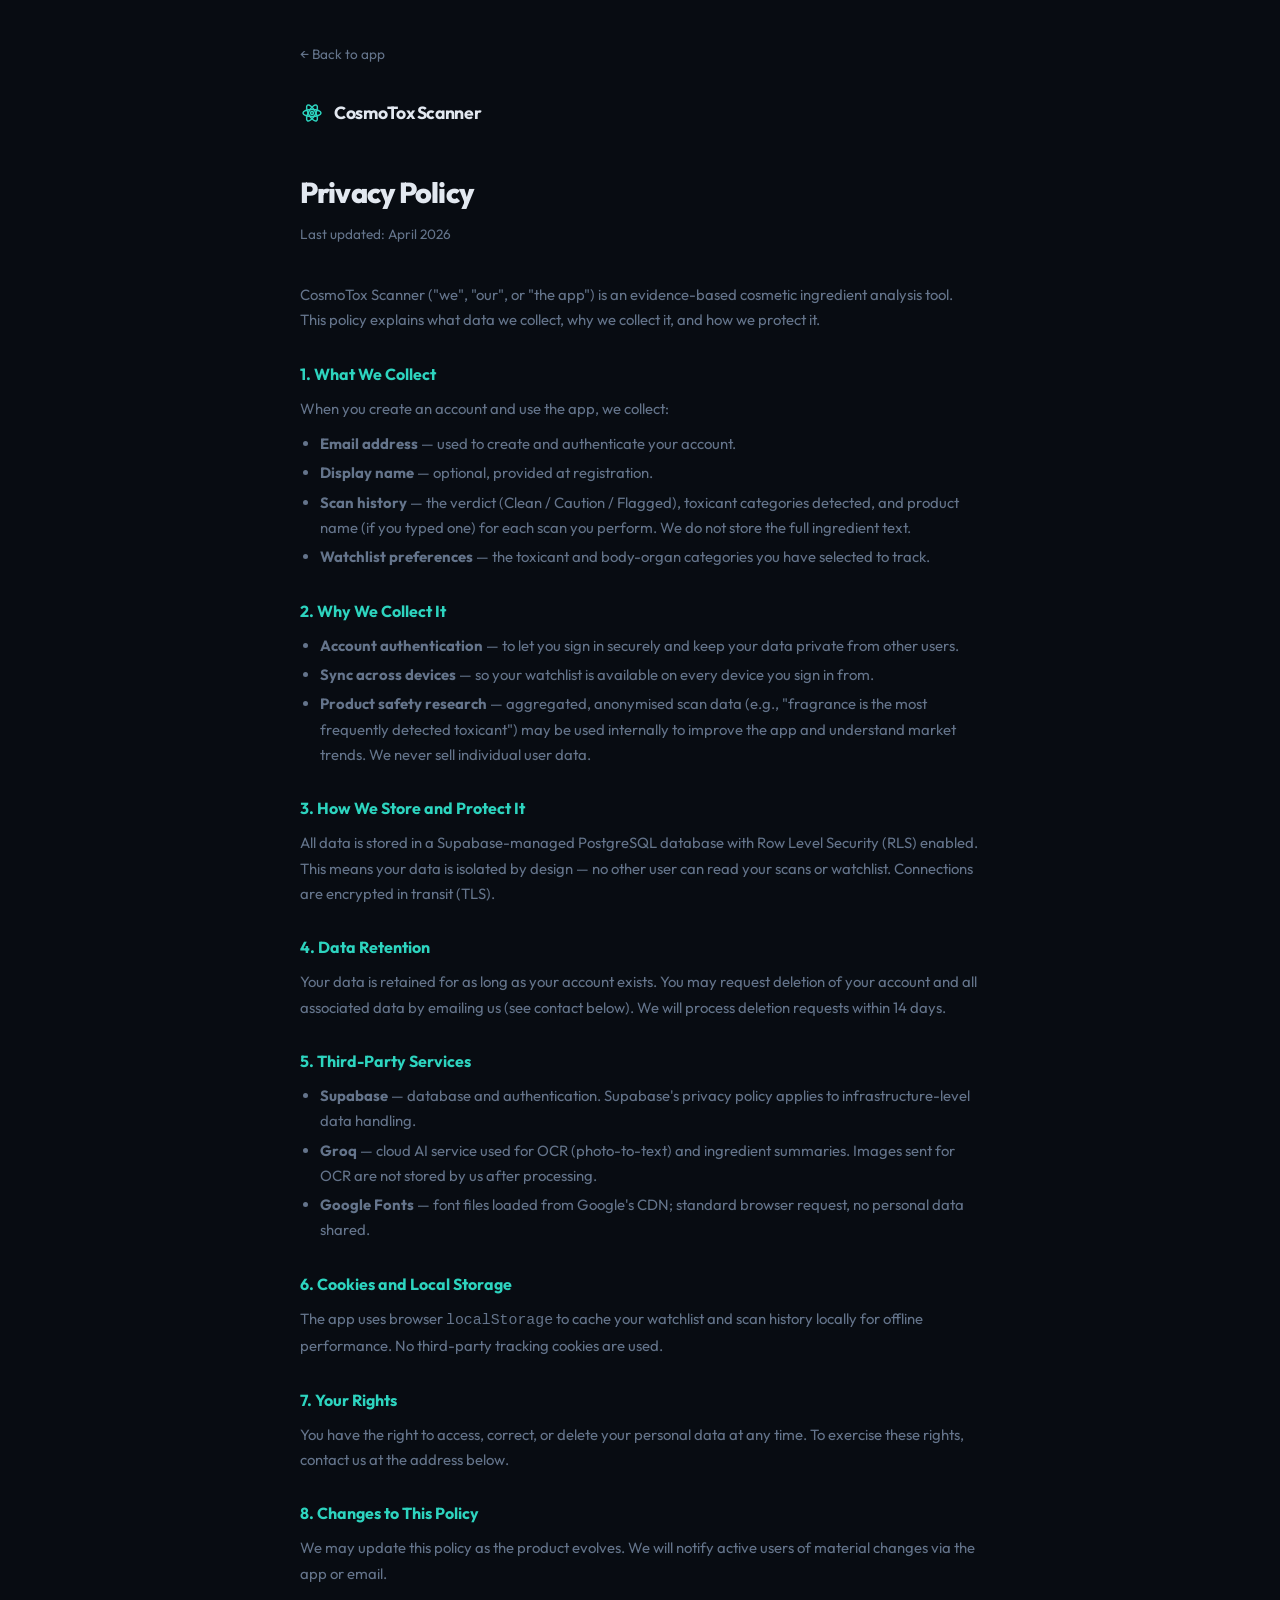
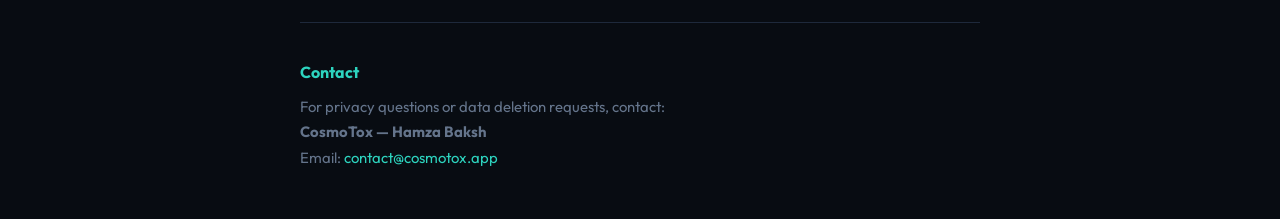
<file: agent/static/privacy.html>
<!DOCTYPE html>
<html lang="en">
<head>
  <meta charset="UTF-8" />
  <meta name="viewport" content="width=device-width, initial-scale=1.0" />
  <title>Privacy Policy — CosmoTox Scanner</title>
  <link href="https://fonts.googleapis.com/css2?family=Outfit:wght@400;500;600;700&display=swap" rel="stylesheet">
  <style>
    :root { --bg: #080c12; --surface: #0d1420; --border: #1e293b; --accent: #2dd4bf; --text: #e2e8f0; --text-muted: #64748b; }
    * { box-sizing: border-box; margin: 0; padding: 0; }
    body { font-family: 'Outfit', sans-serif; background: var(--bg); color: var(--text); min-height: 100vh; padding: 40px 20px; line-height: 1.7; }
    .wrap { max-width: 680px; margin: 0 auto; }
    .logo { display: flex; align-items: center; gap: 10px; margin-bottom: 40px; }
    .logo svg { flex-shrink: 0; }
    .logo-name { font-size: 1.1rem; font-weight: 700; letter-spacing: -0.02em; }
    h1 { font-size: 1.8rem; font-weight: 800; letter-spacing: -0.03em; margin-bottom: 6px; }
    .date { font-size: 0.85rem; color: var(--text-muted); margin-bottom: 36px; }
    h2 { font-size: 1rem; font-weight: 700; color: var(--accent); margin: 28px 0 8px; }
    p { font-size: 0.93rem; color: var(--text-muted); margin-bottom: 10px; }
    ul { padding-left: 20px; margin-bottom: 10px; }
    ul li { font-size: 0.93rem; color: var(--text-muted); margin-bottom: 4px; }
    a { color: var(--accent); text-decoration: none; }
    a:hover { text-decoration: underline; }
    hr { border: none; border-top: 1px solid var(--border); margin: 36px 0; }
    .back { display: inline-flex; align-items: center; gap: 6px; font-size: 0.85rem; color: var(--text-muted); margin-bottom: 32px; cursor: pointer; }
    .back:hover { color: var(--accent); }
  </style>
</head>
<body>
<div class="wrap">

  <a class="back" href="javascript:history.back()">
    ← Back to app
  </a>

  <div class="logo">
    <svg width="24" height="24" viewBox="0 0 24 24" fill="none" stroke="#2dd4bf" stroke-width="1.5" stroke-linecap="round" stroke-linejoin="round">
      <circle cx="12" cy="12" r="1.5"/>
      <ellipse cx="12" cy="12" rx="9" ry="3.5"/>
      <ellipse cx="12" cy="12" rx="9" ry="3.5" transform="rotate(60 12 12)"/>
      <ellipse cx="12" cy="12" rx="9" ry="3.5" transform="rotate(120 12 12)"/>
    </svg>
    <span class="logo-name">CosmoTox Scanner</span>
  </div>

  <h1>Privacy Policy</h1>
  <p class="date">Last updated: April 2026</p>

  <p>CosmoTox Scanner ("we", "our", or "the app") is an evidence-based cosmetic ingredient analysis tool. This policy explains what data we collect, why we collect it, and how we protect it.</p>

  <h2>1. What We Collect</h2>
  <p>When you create an account and use the app, we collect:</p>
  <ul>
    <li><strong>Email address</strong> — used to create and authenticate your account.</li>
    <li><strong>Display name</strong> — optional, provided at registration.</li>
    <li><strong>Scan history</strong> — the verdict (Clean / Caution / Flagged), toxicant categories detected, and product name (if you typed one) for each scan you perform. We do not store the full ingredient text.</li>
    <li><strong>Watchlist preferences</strong> — the toxicant and body-organ categories you have selected to track.</li>
  </ul>

  <h2>2. Why We Collect It</h2>
  <ul>
    <li><strong>Account authentication</strong> — to let you sign in securely and keep your data private from other users.</li>
    <li><strong>Sync across devices</strong> — so your watchlist is available on every device you sign in from.</li>
    <li><strong>Product safety research</strong> — aggregated, anonymised scan data (e.g., "fragrance is the most frequently detected toxicant") may be used internally to improve the app and understand market trends. We never sell individual user data.</li>
  </ul>

  <h2>3. How We Store and Protect It</h2>
  <p>All data is stored in a Supabase-managed PostgreSQL database with Row Level Security (RLS) enabled. This means your data is isolated by design — no other user can read your scans or watchlist. Connections are encrypted in transit (TLS).</p>

  <h2>4. Data Retention</h2>
  <p>Your data is retained for as long as your account exists. You may request deletion of your account and all associated data by emailing us (see contact below). We will process deletion requests within 14 days.</p>

  <h2>5. Third-Party Services</h2>
  <ul>
    <li><strong>Supabase</strong> — database and authentication. Supabase's privacy policy applies to infrastructure-level data handling.</li>
    <li><strong>Groq</strong> — cloud AI service used for OCR (photo-to-text) and ingredient summaries. Images sent for OCR are not stored by us after processing.</li>
    <li><strong>Google Fonts</strong> — font files loaded from Google's CDN; standard browser request, no personal data shared.</li>
  </ul>

  <h2>6. Cookies and Local Storage</h2>
  <p>The app uses browser <code>localStorage</code> to cache your watchlist and scan history locally for offline performance. No third-party tracking cookies are used.</p>

  <h2>7. Your Rights</h2>
  <p>You have the right to access, correct, or delete your personal data at any time. To exercise these rights, contact us at the address below.</p>

  <h2>8. Changes to This Policy</h2>
  <p>We may update this policy as the product evolves. We will notify active users of material changes via the app or email.</p>

  <hr />

  <h2>Contact</h2>
  <p>For privacy questions or data deletion requests, contact:<br>
  <strong>CosmoTox — Hamza Baksh</strong><br>
  Email: <a href="mailto:contact@cosmotox.app">contact@cosmotox.app</a></p>

</div>
</body>
</html>
</file>
